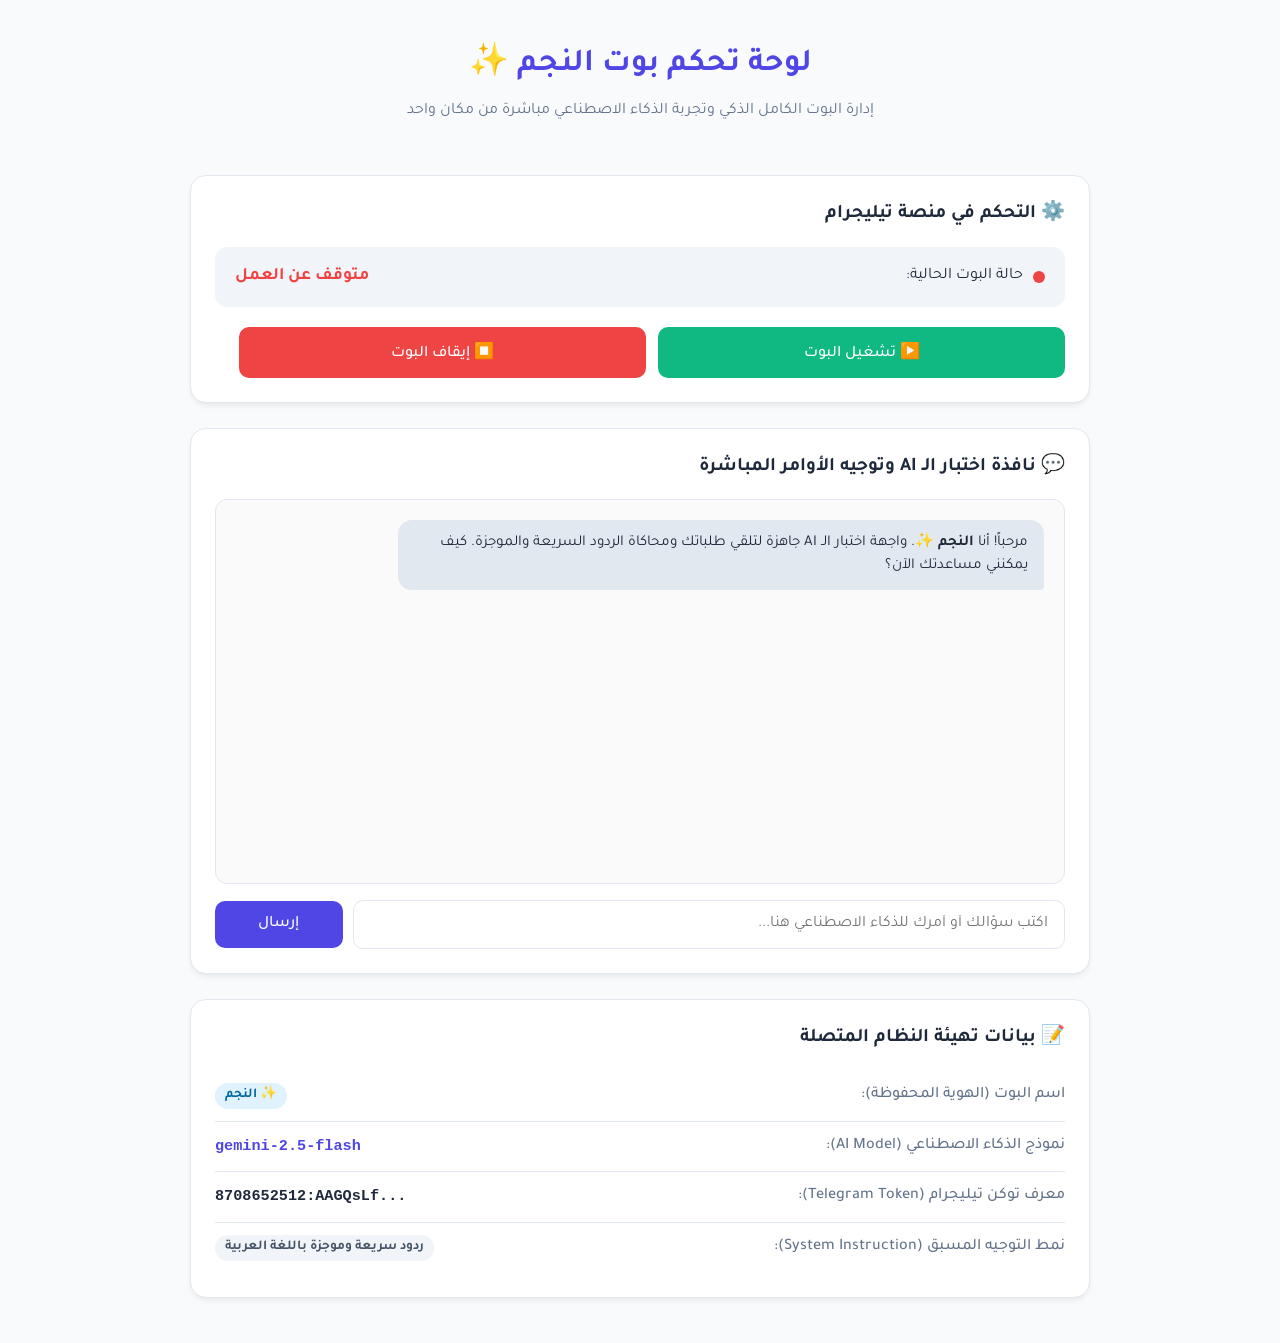
<file: index.html>
<!DOCTYPE html>
<html lang="ar" dir="rtl">
<head>
    <meta charset="UTF-8">
    <meta name="viewport" content="width=device-width, initial-scale=1.0">
    <title>لوحة تحكم بوت النجم ✨</title>
    <link href="https://fonts.googleapis.com/css2?family=Tajawal:wght@400;500;700&display=swap" rel="stylesheet">
    <style>
        :root {
            --primary-color: #4f46e5;
            --primary-hover: #4338ca;
            --success-color: #10b981;
            --success-hover: #059669;
            --danger-color: #ef4444;
            --danger-hover: #dc2626;
            --bg-color: #f8fafc;
            --card-bg: #ffffff;
            --text-color: #1e293b;
            --text-muted: #64748b;
            --border-color: #e2e8f0;
        }

        * {
            box-sizing: border-box;
            margin: 0;
            padding: 0;
        }

        body {
            font-family: 'Tajawal', sans-serif;
            background-color: var(--bg-color);
            color: var(--text-color);
            line-height: 1.6;
            padding: 20px;
        }

        .container {
            max-width: 900px;
            margin: 0 auto;
        }

        header {
            text-align: center;
            margin-bottom: 30px;
            padding: 20px 0;
        }

        header h1 {
            font-size: 2rem;
            color: var(--primary-color);
            margin-bottom: 8px;
            display: flex;
            align-items: center;
            justify-content: center;
            gap: 10px;
        }

        header p {
            color: var(--text-muted);
            font-size: 1rem;
        }

        .grid {
            display: block;
            margin-bottom: 25px;
        }

        .card {
            background: var(--card-bg);
            border-radius: 16px;
            padding: 24px;
            box-shadow: 0 4px 6px -1px rgba(0, 0, 0, 0.05), 0 2px 4px -1px rgba(0, 0, 0, 0.03);
            border: 1px solid var(--border-color);
            margin-bottom: 25px;
        }

        .card-title {
            font-size: 1.2rem;
            font-weight: 700;
            margin-bottom: 16px;
            color: var(--text-color);
            display: flex;
            align-items: center;
            gap: 8px;
        }

        /* Status Section */
        .status-wrapper {
            display: flex;
            align-items: center;
            justify-content: space-between;
            background: #f1f5f9;
            padding: 16px 20px;
            border-radius: 12px;
            margin-bottom: 20px;
        }

        .status-info {
            display: flex;
            align-items: center;
            gap: 10px;
        }

        .status-dot {
            width: 12px;
            height: 12px;
            border-radius: 50%;
            background-color: var(--danger-color);
            display: inline-block;
        }

        .status-dot.active {
            background-color: var(--success-color);
            box-shadow: 0 0 0 4px rgba(16, 185, 129, 0.2);
        }

        .status-text {
            font-weight: 700;
            font-size: 1.1rem;
        }

        .btn-group {
            display: table;
            width: 100%;
            table-layout: fixed;
            border-collapse: separate;
            border-spacing: 12px 0;
            margin: 0 -12px;
        }

        .btn-cell {
            display: table-cell;
        }

        button {
            font-family: 'Tajawal', sans-serif;
            width: 100%;
            padding: 14px 20px;
            font-size: 1rem;
            font-weight: 500;
            border: none;
            border-radius: 10px;
            cursor: pointer;
            transition: all 0.2s ease;
            display: flex;
            align-items: center;
            justify-content: center;
            gap: 8px;
        }

        .btn-start {
            background-color: var(--success-color);
            color: white;
        }

        .btn-start:hover {
            background-color: var(--success-hover);
        }

        .btn-stop {
            background-color: var(--danger-color);
            color: white;
        }

        .btn-stop:hover {
            background-color: var(--danger-hover);
        }

        /* Chat Section */
        .chat-container {
            display: flex;
            flex-direction: column;
            height: 450px;
        }

        .chat-box {
            flex: 1;
            border: 1px solid var(--border-color);
            border-radius: 12px;
            background-color: #fafafa;
            padding: 20px;
            overflow-y: auto;
            margin-bottom: 16px;
        }

        .message {
            margin-bottom: 15px;
            max-width: 80%;
            padding: 12px 16px;
            border-radius: 14px;
            font-size: 0.95rem;
            line-height: 1.5;
            word-wrap: break-word;
        }

        .message.bot {
            background-color: #e2e8f0;
            color: var(--text-color);
            margin-left: auto;
            border-bottom-right-radius: 4px;
        }

        .message.user {
            background-color: var(--primary-color);
            color: white;
            margin-right: auto;
            border-bottom-left-radius: 4px;
        }

        .message.system {
            background-color: #f1f5f9;
            color: var(--text-muted);
            margin: 10px auto;
            text-align: center;
            font-size: 0.85rem;
            border-radius: 20px;
            max-width: 100%;
            padding: 4px 12px;
        }

        .input-wrapper {
            display: table;
            width: 100%;
        }

        .input-cell {
            display: table-cell;
            vertical-align: middle;
        }

        .input-cell.text-input {
            width: 85%;
            padding-left: 10px;
        }

        .input-cell.btn-input {
            width: 15%;
        }

        .chat-input {
            font-family: 'Tajawal', sans-serif;
            width: 100%;
            padding: 14px 16px;
            border: 1px solid var(--border-color);
            border-radius: 10px;
            font-size: 1rem;
            outline: none;
            transition: border-color 0.2s;
        }

        .chat-input:focus {
            border-color: var(--primary-color);
            box-shadow: 0 0 0 3px rgba(79, 70, 229, 0.1);
        }

        .btn-send {
            background-color: var(--primary-color);
            color: white;
        }

        .btn-send:hover {
            background-color: var(--primary-hover);
        }

        /* Config Information List */
        .info-list {
            list-style: none;
        }

        .info-item {
            display: flex;
            justify-content: space-between;
            padding: 12px 0;
            border-bottom: 1px solid var(--border-color);
        }

        .info-item:last-child {
            border-bottom: none;
        }

        .info-label {
            color: var(--text-muted);
            font-weight: 500;
        }

        .info-value {
            font-weight: 700;
            color: var(--text-color);
            font-family: monospace;
            font-size: 0.95rem;
            direction: ltr;
        }

        .info-value.badge {
            font-family: 'Tajawal', sans-serif;
            background: #e0f2fe;
            color: #0369a1;
            padding: 2px 10px;
            border-radius: 20px;
            font-size: 0.85rem;
        }
    </style>
</head>
<body>

<div class="container">
    <header>
        <h1>لوحة تحكم بوت النجم ✨</h1>
        <p>إدارة البوت الكامل الذكي وتجربة الذكاء الاصطناعي مباشرة من مكان واحد</p>
    </header>

    <div class="grid">
        <!-- قسم التحكم بالبوت -->
        <div class="card">
            <div class="card-title">⚙️ التحكم في منصة تيليجرام</div>
            <div class="status-wrapper">
                <div class="status-info">
                    <span id="status-dot" class="status-dot"></span>
                    <span>حالة البوت الحالية:</span>
                </div>
                <div id="status-text" class="status-text" style="color: var(--danger-color);">متوقف عن العمل</div>
            </div>
            <div class="btn-group">
                <div class="btn-cell">
                    <button class="btn-start" onclick="controlBot('start')">▶️ تشغيل البوت</button>
                </div>
                <div class="btn-cell">
                    <button class="btn-stop" onclick="controlBot('stop')">⏹️ إيقاف البوت</button>
                </div>
            </div>
        </div>

        <!-- قسم محادثة الـ AI المستقلة ومحاكاة البوت -->
        <div class="card">
            <div class="card-title">💬 نافذة اختبار الـ AI وتوجيه الأوامر المباشرة</div>
            <div class="chat-container">
                <div class="chat-box" id="chat-box">
                    <div class="message bot">مرحباً! أنا <b>النجم ✨</b>. واجهة اختبار الـ AI جاهزة لتلقي طلباتك ومحاكاة الردود السريعة والموجزة. كيف يمكنني مساعدتك الآن؟</div>
                </div>
                <div class="input-wrapper">
                    <div class="input-cell text-input">
                        <input type="text" id="chat-input" class="chat-input" placeholder="اكتب سؤالك أو أمرك للذكاء الاصطناعي هنا..." onkeypress="handleKeyPress(event)">
                    </div>
                    <div class="input-cell btn-input">
                        <button class="btn-send" onclick="sendMessage()">إرسال</button>
                    </div>
                </div>
            </div>
        </div>

        <!-- معلومات التكوين والإعدادات الأساسية لقراءة البوت -->
        <div class="card">
            <div class="card-title">📝 بيانات تهيئة النظام المتصلة</div>
            <ul class="info-list">
                <li class="info-item">
                    <span class="info-label">اسم البوت (الهوية المحفوظة):</span>
                    <span class="info-value badge">النجم ✨</span>
                </li>
                <li class="info-item">
                    <span class="info-label">نموذج الذكاء الاصطناعي (AI Model):</span>
                    <span class="info-value" style="color:#4f46e5;">gemini-2.5-flash</span>
                </li>
                <li class="info-item">
                    <span class="info-label">معرف توكن تيليجرام (Telegram Token):</span>
                    <span class="info-value">8708652512:AAGQsLf...</span>
                </li>
                <li class="info-item">
                    <span class="info-label">نمط التوجيه المسبق (System Instruction):</span>
                    <span class="info-value badge" style="background:#f1f5f9; color:#475569;">ردود سريعة وموجزة باللغة العربية</span>
                </li>
            </ul>
        </div>
    </div>
</div>

<script>
    // وظيفة التحكم وتشغيل/إيقاف البوت عبر الـ API الخاص بـ Backend (Flask)
    function controlBot(action) {
        fetch('/control', {
            method: 'POST',
            headers: {
                'Content-Type': 'application/json'
            },
            body: JSON.stringify({ action: action })
        })
        .then(response => response.json())
        .then(data => {
            const statusDot = document.getElementById('status-dot');
            const statusText = document.getElementById('status-text');
            const chatBox = document.getElementById('chat-box');
            
            if (data.status === "يعمل الآن") {
                statusDot.classList.add('active');
                statusText.innerText = "يعمل الآن بنشاط ✅";
                statusText.style.color = "var(--success-color)";
            } else {
                statusDot.classList.remove('active');
                statusText.innerText = "متوقف عن العمل 🛑";
                statusText.style.color = "var(--danger-color)";
            }
            
            // إضافة إشعار في صندوق المحادثة كمعلومات نظام
            chatBox.innerHTML += `<div class="message system">تحديث النظام: ${data.message}</div>`;
            chatBox.scrollTop = chatBox.scrollHeight;
        })
        .catch(error => {
            console.error('Error:', error);
            alert('حدث خطأ أثناء الاتصال بالخادم الرئيسي لبوت النجم.');
        });
    }

    // إرسال الرسائل واختبار ذكاء الـ AI مباشرة من الواجهة الويب
    function sendMessage() {
        const inputField = document.getElementById('chat-input');
        const messageText = inputField.value.trim();
        if (!messageText) return;

        const chatBox = document.getElementById('chat-box');

        // عرض رسالة المستخدم فوراً في الصندوق
        chatBox.innerHTML += `<div class="message user">${messageText}</div>`;
        inputField.value = '';
        chatBox.scrollTop = chatBox.scrollHeight;

        // إظهار علامة انتظار للرد
        const loadingId = 'loading-' + Date.now();
        chatBox.innerHTML += `<div class="message bot" id="${loadingId}"><i>جاري التفكير وتوليد الإجابة السريعة...</i></div>`;
        chatBox.scrollTop = chatBox.scrollHeight;

        // إرسال الطلب إلى السيرفر الخلفي المربوط بـ Gemini API
        fetch('/ask-ai', {
            method: 'POST',
            headers: {
                'Content-Type': 'application/json'
            },
            body: JSON.stringify({ text: messageText })
        })
        .then(response => response.json())
        .then(data => {
            const loadingEl = document.getElementById(loadingId);
            if (loadingEl) {
                loadingEl.innerHTML = data.reply;
            }
            chatBox.scrollTop = chatBox.scrollHeight;
        })
        .catch(error => {
            console.error('Error:', error);
            const loadingEl = document.getElementById(loadingId);
            if (loadingEl) {
                loadingEl.innerHTML = `<span style="color: var(--danger-color)">فشل الاتصال بالذكاء الاصطناعي. يرجى التحقق من تشغيل السيرفر.</span>`;
            }
        });
    }

    function handleKeyPress(event) {
        if (event.key === 'Enter') {
            sendMessage();
        }
    }
</script>

</body>
</html>
</file>
